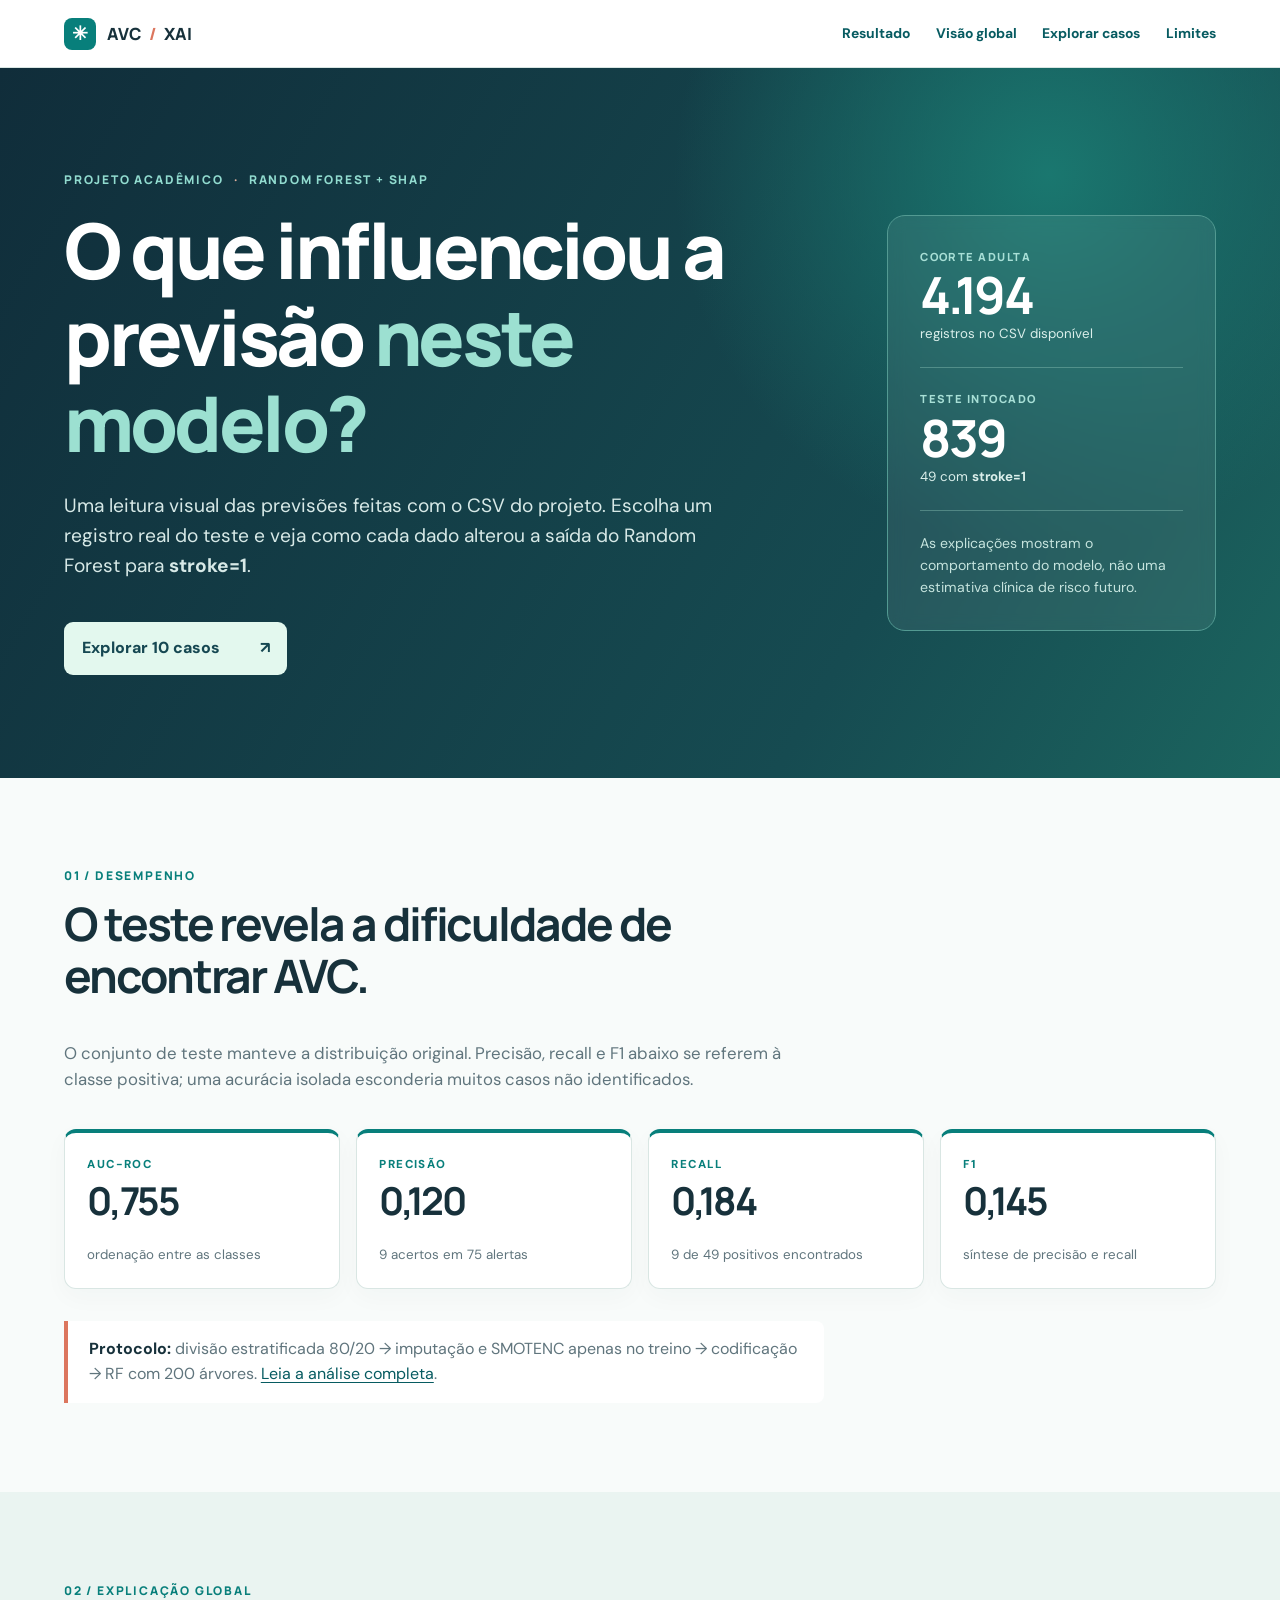
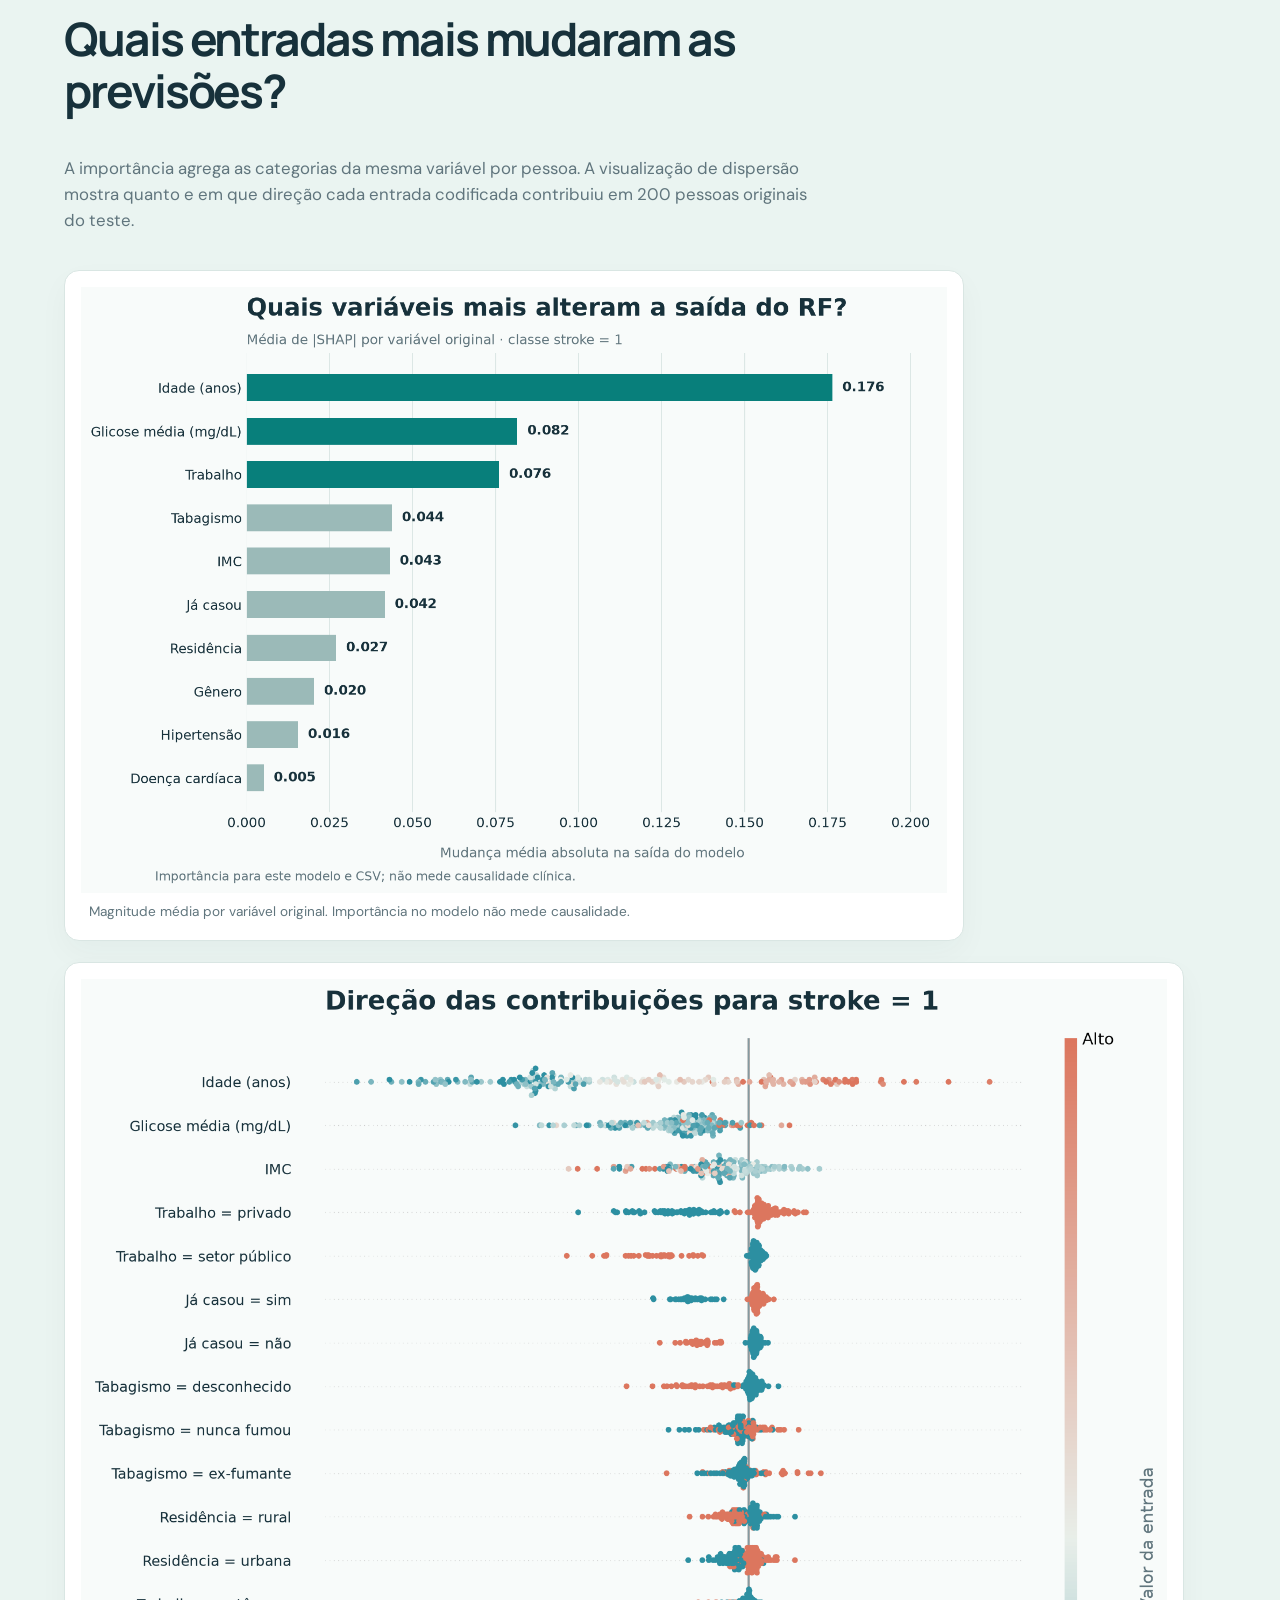
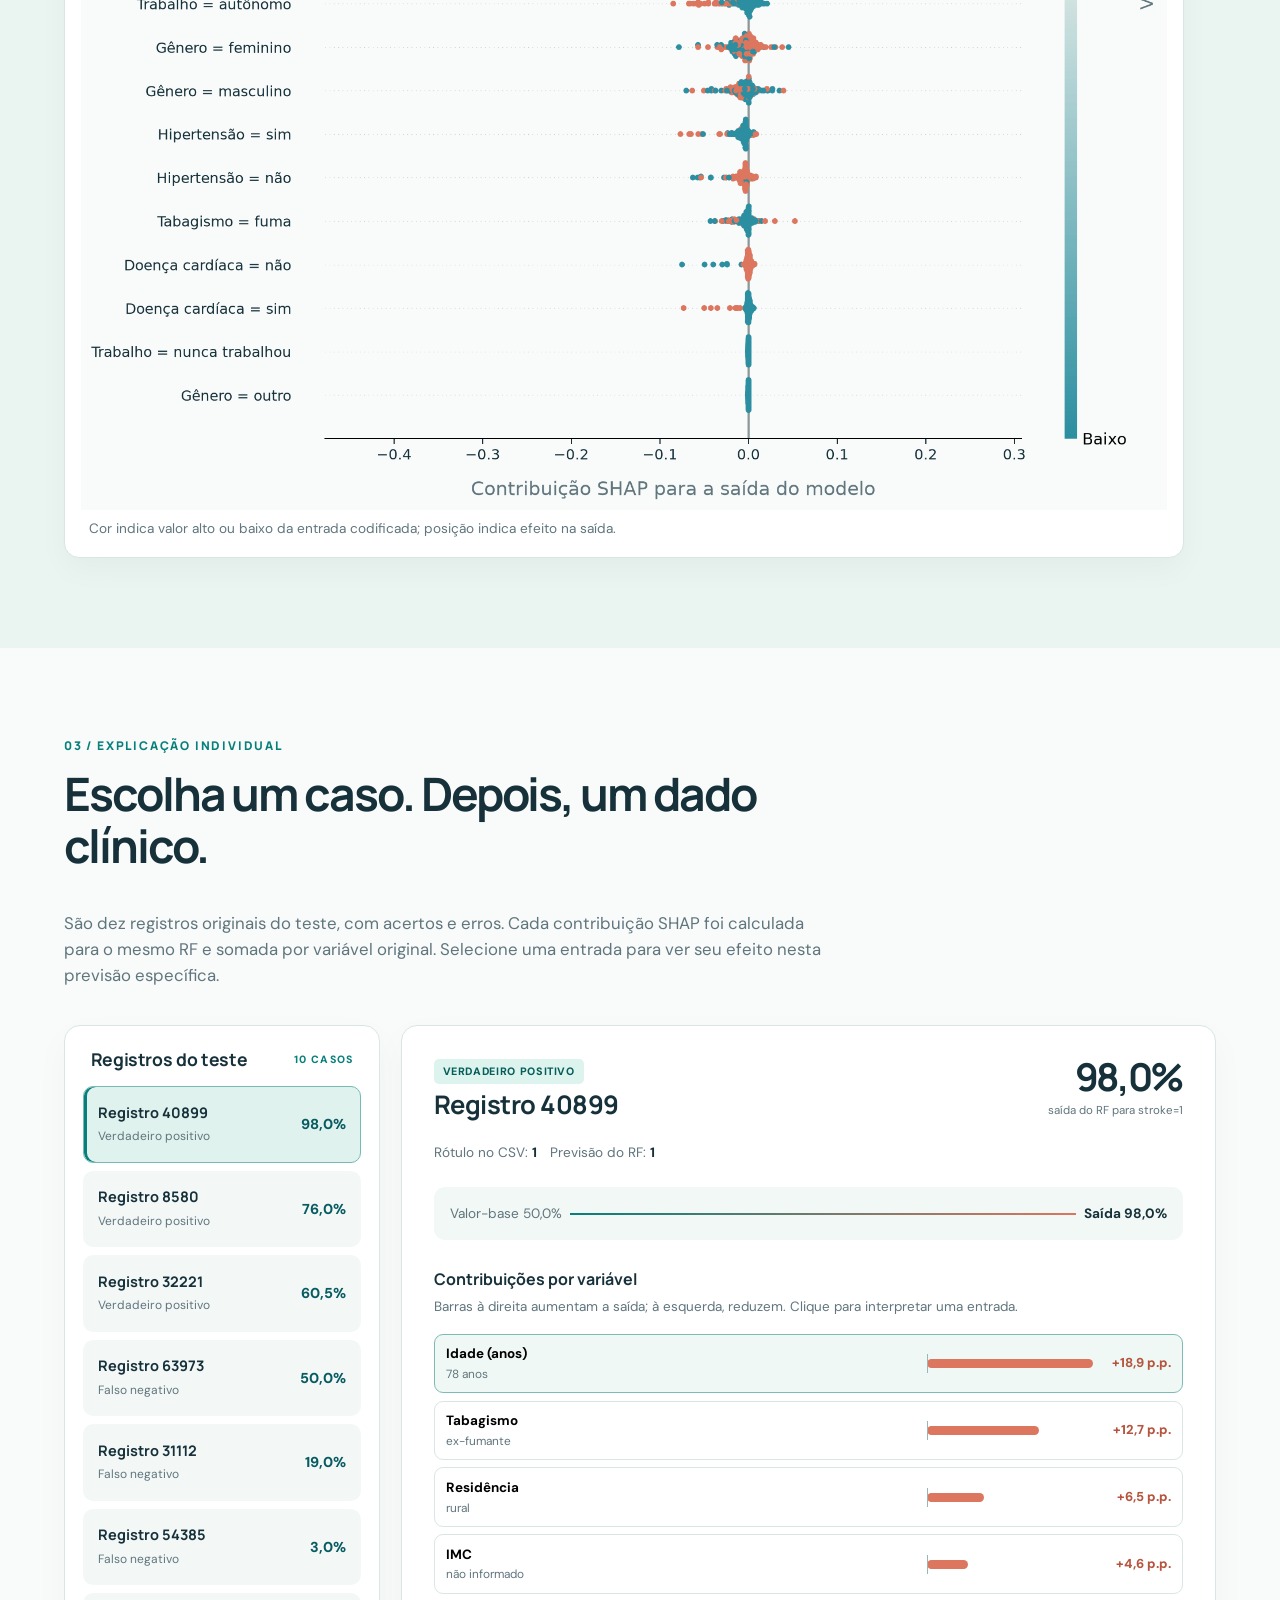
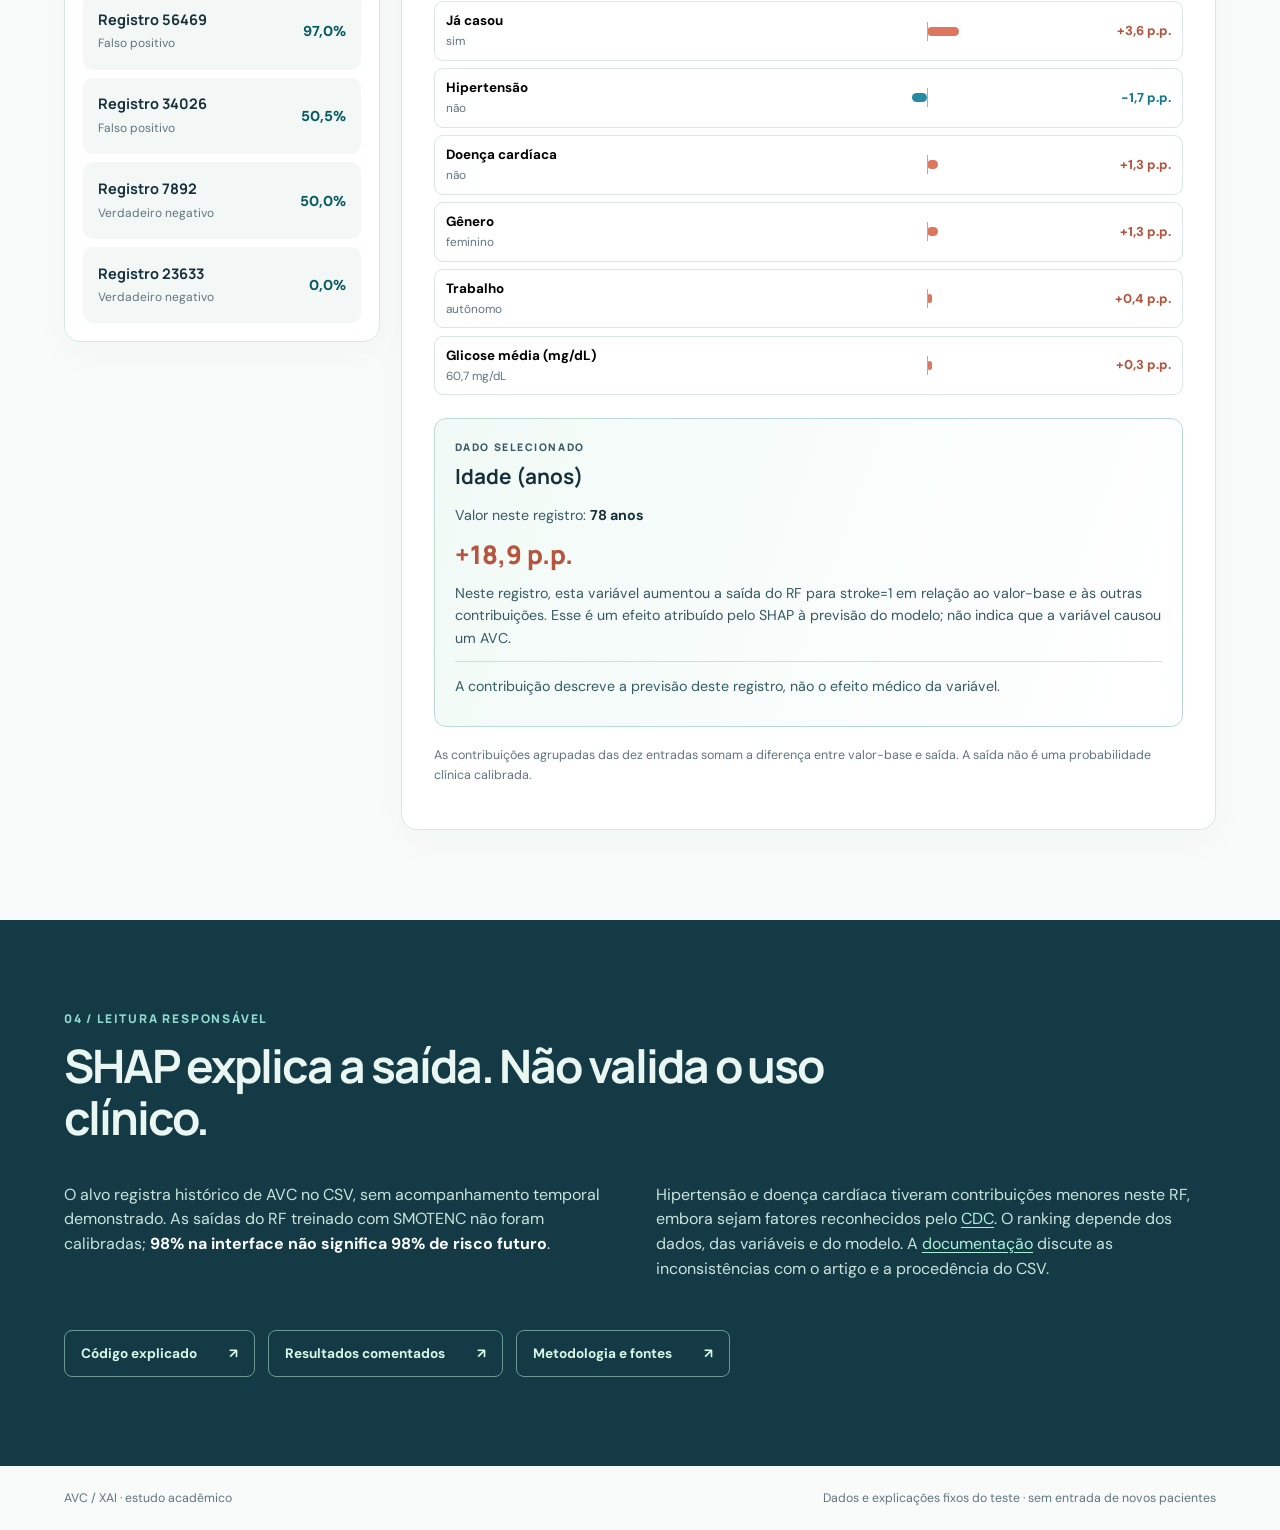
<file: projeto-python/site/index.html>
<!doctype html>
<html lang="pt-BR">
<head>
  <meta charset="utf-8">
  <meta name="viewport" content="width=device-width, initial-scale=1">
  <meta name="description" content="Painel acadêmico interativo de Random Forest e explicações SHAP para AVC.">
  <title>AVC / XAI — Entenda as previsões</title>
  <link rel="stylesheet" href="style.css">
  <script src="data.js" defer></script>
  <script src="app.js" defer></script>
</head>
<body>
  <header class="topbar">
    <a class="brand" href="#inicio" aria-label="AVC XAI — início"><span class="brand-mark">✳</span> AVC <span class="brand-divider">/</span> XAI</a>
    <nav aria-label="Navegação principal">
      <a href="#resultado">Resultado</a>
      <a href="#global">Visão global</a>
      <a href="#explorar">Explorar casos</a>
      <a href="#limites">Limites</a>
    </nav>
  </header>

  <main id="inicio">
    <section class="hero">
      <div class="hero-content">
        <p class="eyebrow light">PROJETO ACADÊMICO <span>·</span> RANDOM FOREST + SHAP</p>
        <h1>O que influenciou a previsão <em>neste modelo?</em></h1>
        <p class="hero-lead">Uma leitura visual das previsões feitas com o CSV do projeto. Escolha um registro real do teste e veja como cada dado alterou a saída do Random Forest para <code>stroke=1</code>.</p>
        <a class="hero-cta" href="#explorar">Explorar 10 casos <span aria-hidden="true">↗</span></a>
      </div>
      <div class="hero-side" aria-label="Resumo da amostra">
        <div class="hero-stat"><span>COORTE ADULTA</span><strong>4.194</strong><small>registros no CSV disponível</small></div>
        <div class="hero-rule"></div>
        <div class="hero-stat"><span>TESTE INTOCADO</span><strong>839</strong><small>49 com <code>stroke=1</code></small></div>
        <div class="hero-rule"></div>
        <p>As explicações mostram o comportamento do modelo, não uma estimativa clínica de risco futuro.</p>
      </div>
    </section>

    <section class="section results" id="resultado">
      <div class="section-intro">
        <p class="eyebrow">01 / DESEMPENHO</p>
        <h2>O teste revela a dificuldade de encontrar AVC.</h2>
        <p>O conjunto de teste manteve a distribuição original. Precisão, recall e F1 abaixo se referem à classe positiva; uma acurácia isolada esconderia muitos casos não identificados.</p>
      </div>
      <div class="metric-grid">
        <article class="metric-card"><span>AUC-ROC</span><strong>0,755</strong><small>ordenação entre as classes</small></article>
        <article class="metric-card"><span>PRECISÃO</span><strong>0,120</strong><small>9 acertos em 75 alertas</small></article>
        <article class="metric-card"><span>RECALL</span><strong>0,184</strong><small>9 de 49 positivos encontrados</small></article>
        <article class="metric-card"><span>F1</span><strong>0,145</strong><small>síntese de precisão e recall</small></article>
      </div>
      <p class="method-note"><strong>Protocolo:</strong> divisão estratificada 80/20 → imputação e SMOTENC apenas no treino → codificação → RF com 200 árvores. <a href="metodologia.html">Leia a análise completa</a>.</p>
    </section>

    <section class="section global" id="global">
      <div class="section-intro">
        <p class="eyebrow">02 / EXPLICAÇÃO GLOBAL</p>
        <h2>Quais entradas mais mudaram as previsões?</h2>
        <p>A importância agrega as categorias da mesma variável por pessoa. A visualização de dispersão mostra quanto e em que direção cada entrada codificada contribuiu em 200 pessoas originais do teste.</p>
      </div>
      <div class="chart-grid">
        <figure class="chart-card">
          <img src="../figures/shap_importancia_agrupada.png" alt="Gráfico de importância SHAP por variável: idade, glicose média e tipo de trabalho estão nas primeiras posições." loading="lazy">
          <figcaption>Magnitude média por variável original. Importância no modelo não mede causalidade.</figcaption>
        </figure>
        <figure class="chart-card">
          <img src="../figures/shap_summary_stroke1.png" alt="Dispersão das contribuições SHAP; pontos à direita aumentam a saída para AVC e à esquerda reduzem." loading="lazy">
          <figcaption>Cor indica valor alto ou baixo da entrada codificada; posição indica efeito na saída.</figcaption>
        </figure>
      </div>
    </section>

    <section class="section explorer" id="explorar">
      <div class="section-intro">
        <p class="eyebrow">03 / EXPLICAÇÃO INDIVIDUAL</p>
        <h2>Escolha um caso. Depois, um dado clínico.</h2>
        <p>São dez registros originais do teste, com acertos e erros. Cada contribuição SHAP foi calculada para o mesmo RF e somada por variável original. Selecione uma entrada para ver seu efeito nesta previsão específica.</p>
      </div>
      <div class="explorer-layout">
        <aside class="case-panel" aria-labelledby="case-list-title">
          <div class="panel-top"><h3 id="case-list-title">Registros do teste</h3><span>10 CASOS</span></div>
          <div id="case-list" class="case-list" role="group" aria-label="Selecione um registro"></div>
        </aside>
        <div class="detail-panel" id="case-detail" aria-live="polite">
          <p>Carregando explicações...</p>
        </div>
      </div>
    </section>

    <section class="section limits" id="limites">
      <div class="section-intro">
        <p class="eyebrow light">04 / LEITURA RESPONSÁVEL</p>
        <h2>SHAP explica a saída. Não valida o uso clínico.</h2>
      </div>
      <div class="limits-grid">
        <p>O alvo registra histórico de AVC no CSV, sem acompanhamento temporal demonstrado. As saídas do RF treinado com SMOTENC não foram calibradas; <strong>98% na interface não significa 98% de risco futuro</strong>.</p>
        <p>Hipertensão e doença cardíaca tiveram contribuições menores neste RF, embora sejam fatores reconhecidos pelo <a href="https://www.cdc.gov/stroke/risk-factors/">CDC</a>. O ranking depende dos dados, das variáveis e do modelo. A <a href="metodologia.html#limites">documentação</a> discute as inconsistências com o artigo e a procedência do CSV.</p>
      </div>
      <div class="resource-links"><a href="codigo.html">Código explicado <span aria-hidden="true">↗</span></a><a href="metodologia.html#resultados">Resultados comentados <span aria-hidden="true">↗</span></a><a href="metodologia.html">Metodologia e fontes <span aria-hidden="true">↗</span></a></div>
    </section>
  </main>
  <footer><span>AVC / XAI · estudo acadêmico</span><span>Dados e explicações fixos do teste · sem entrada de novos pacientes</span></footer>
</body>
</html>
</file>
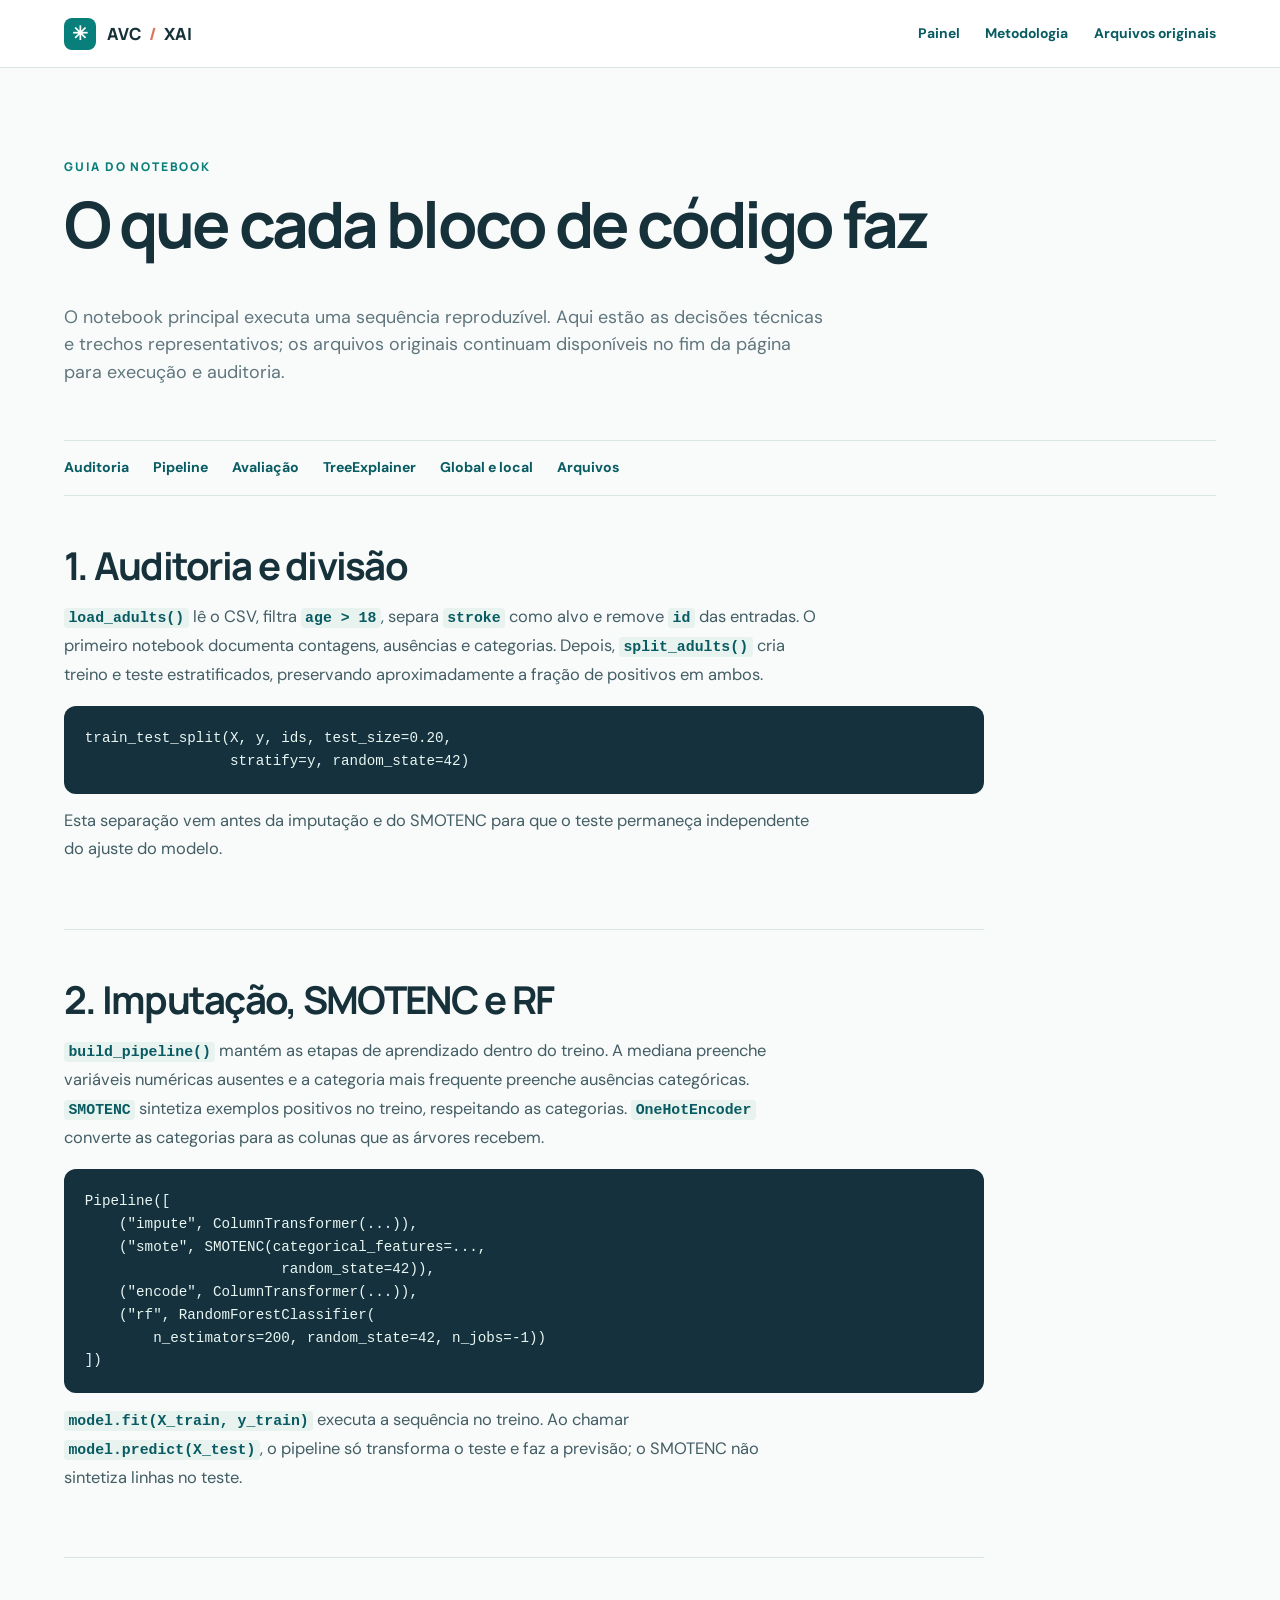
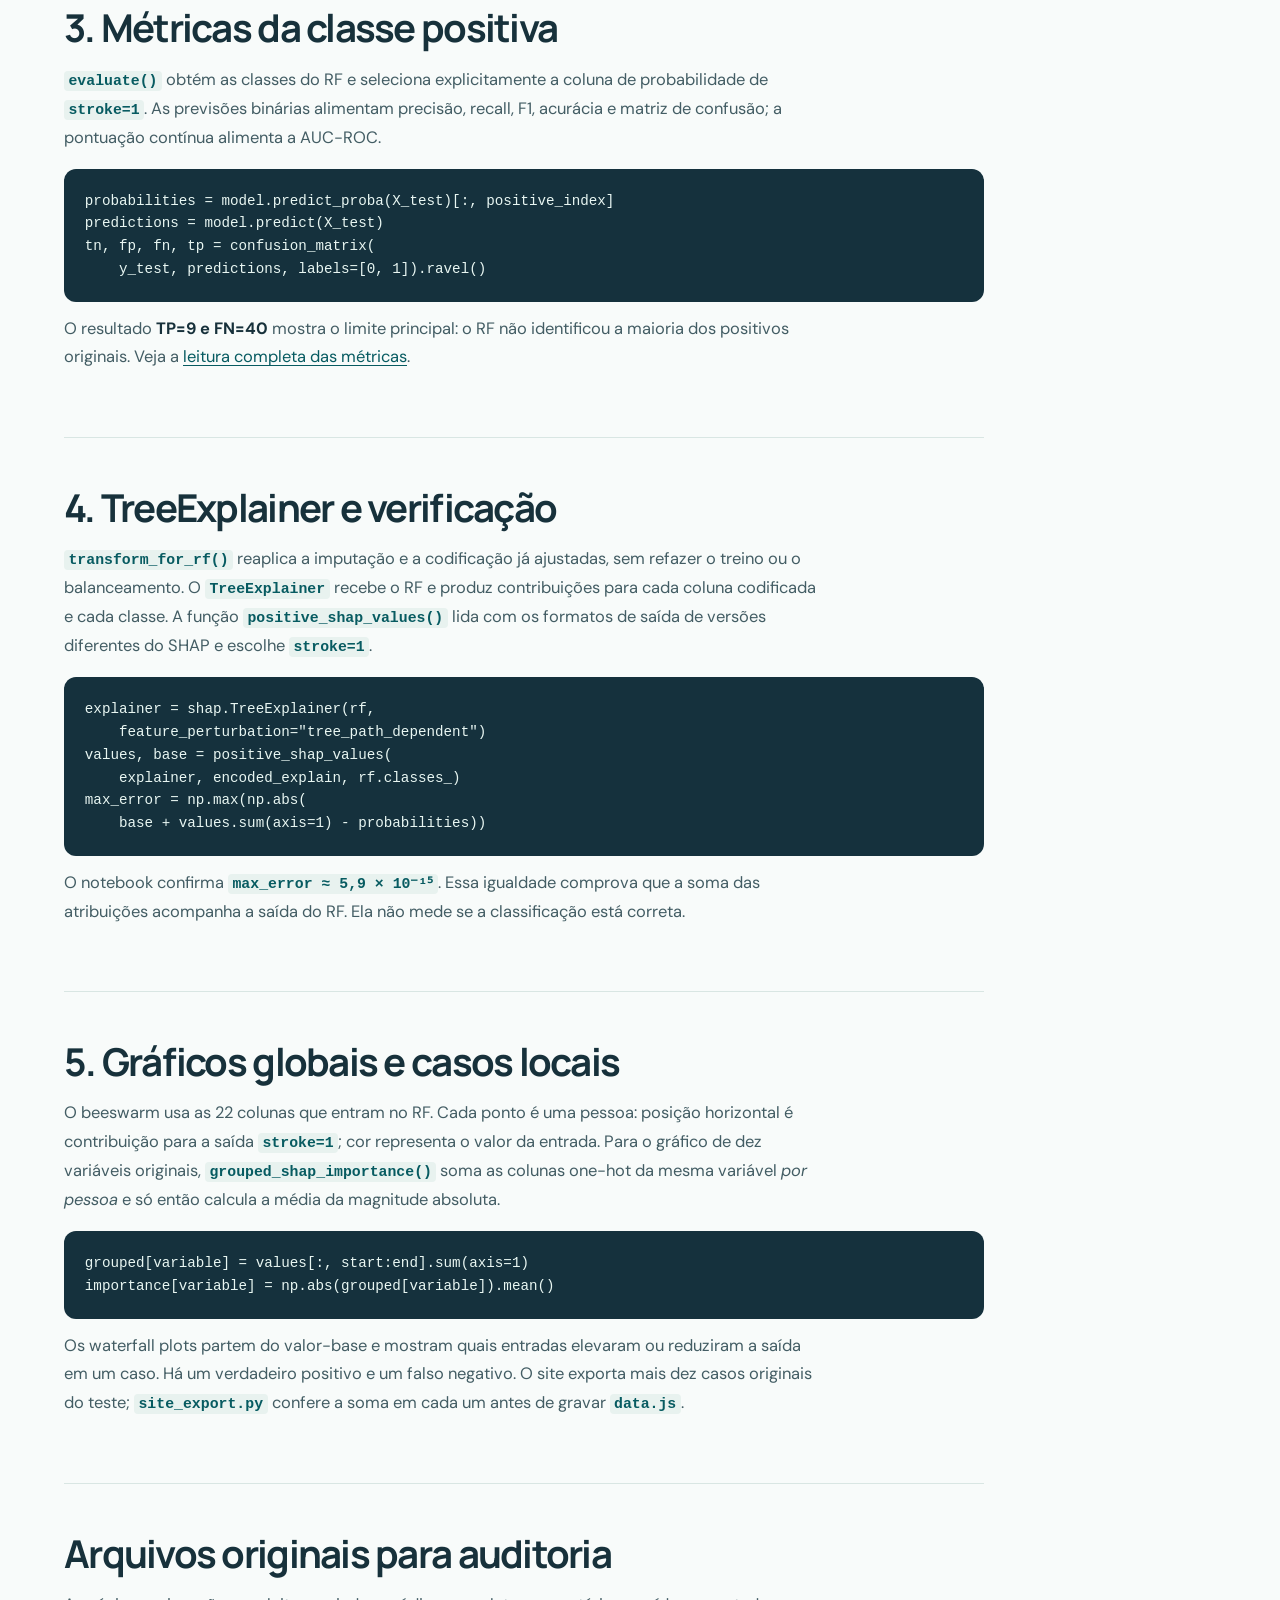
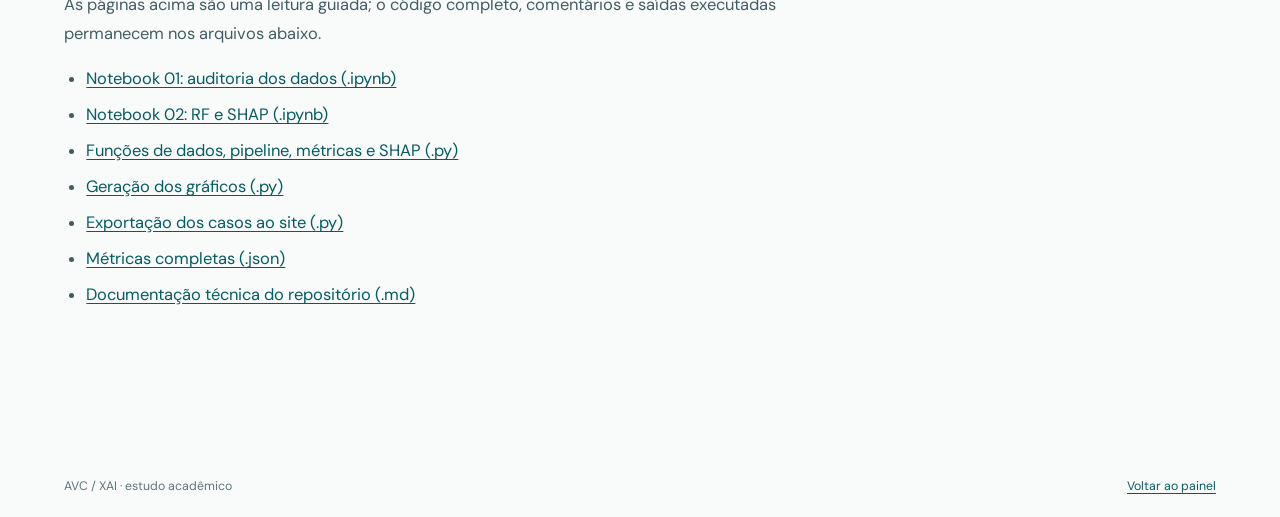
<file: projeto-python/site/codigo.html>
<!doctype html>
<html lang="pt-BR">
<head><meta charset="utf-8"><meta name="viewport" content="width=device-width, initial-scale=1"><meta name="description" content="Guia legível do notebook e dos módulos do projeto AVC XAI."><title>Código explicado · AVC / XAI</title><link rel="stylesheet" href="style.css"></head>
<body><header class="topbar"><a class="brand" href="index.html"><span class="brand-mark">✳</span> AVC <span class="brand-divider">/</span> XAI</a><nav aria-label="Navegação"><a href="index.html">Painel</a><a href="metodologia.html">Metodologia</a><a href="#arquivos">Arquivos originais</a></nav></header>
<main class="docs"><div class="docs-hero"><p class="eyebrow">GUIA DO NOTEBOOK</p><h1>O que cada bloco de código faz</h1><p>O notebook principal executa uma sequência reproduzível. Aqui estão as decisões técnicas e trechos representativos; os arquivos originais continuam disponíveis no fim da página para execução e auditoria.</p></div>
<nav class="docs-toc" aria-label="Nesta página"><a href="#auditoria">Auditoria</a><a href="#pipeline">Pipeline</a><a href="#avaliacao">Avaliação</a><a href="#explicacao">TreeExplainer</a><a href="#global">Global e local</a><a href="#arquivos">Arquivos</a></nav>
<article class="docs-body">
<section id="auditoria"><h2>1. Auditoria e divisão</h2><p><code>load_adults()</code> lê o CSV, filtra <code>age &gt; 18</code>, separa <code>stroke</code> como alvo e remove <code>id</code> das entradas. O primeiro notebook documenta contagens, ausências e categorias. Depois, <code>split_adults()</code> cria treino e teste estratificados, preservando aproximadamente a fração de positivos em ambos.</p><pre><code>train_test_split(X, y, ids, test_size=0.20,
                 stratify=y, random_state=42)</code></pre><p>Esta separação vem antes da imputação e do SMOTENC para que o teste permaneça independente do ajuste do modelo.</p></section>
<section id="pipeline"><h2>2. Imputação, SMOTENC e RF</h2><p><code>build_pipeline()</code> mantém as etapas de aprendizado dentro do treino. A mediana preenche variáveis numéricas ausentes e a categoria mais frequente preenche ausências categóricas. <code>SMOTENC</code> sintetiza exemplos positivos no treino, respeitando as categorias. <code>OneHotEncoder</code> converte as categorias para as colunas que as árvores recebem.</p><pre><code>Pipeline([
    ("impute", ColumnTransformer(...)),
    ("smote", SMOTENC(categorical_features=...,
                       random_state=42)),
    ("encode", ColumnTransformer(...)),
    ("rf", RandomForestClassifier(
        n_estimators=200, random_state=42, n_jobs=-1))
])</code></pre><p><code>model.fit(X_train, y_train)</code> executa a sequência no treino. Ao chamar <code>model.predict(X_test)</code>, o pipeline só transforma o teste e faz a previsão; o SMOTENC não sintetiza linhas no teste.</p></section>
<section id="avaliacao"><h2>3. Métricas da classe positiva</h2><p><code>evaluate()</code> obtém as classes do RF e seleciona explicitamente a coluna de probabilidade de <code>stroke=1</code>. As previsões binárias alimentam precisão, recall, F1, acurácia e matriz de confusão; a pontuação contínua alimenta a AUC-ROC.</p><pre><code>probabilities = model.predict_proba(X_test)[:, positive_index]
predictions = model.predict(X_test)
tn, fp, fn, tp = confusion_matrix(
    y_test, predictions, labels=[0, 1]).ravel()</code></pre><p>O resultado <strong>TP=9 e FN=40</strong> mostra o limite principal: o RF não identificou a maioria dos positivos originais. Veja a <a href="metodologia.html#resultados">leitura completa das métricas</a>.</p></section>
<section id="explicacao"><h2>4. TreeExplainer e verificação</h2><p><code>transform_for_rf()</code> reaplica a imputação e a codificação já ajustadas, sem refazer o treino ou o balanceamento. O <code>TreeExplainer</code> recebe o RF e produz contribuições para cada coluna codificada e cada classe. A função <code>positive_shap_values()</code> lida com os formatos de saída de versões diferentes do SHAP e escolhe <code>stroke=1</code>.</p><pre><code>explainer = shap.TreeExplainer(rf,
    feature_perturbation="tree_path_dependent")
values, base = positive_shap_values(
    explainer, encoded_explain, rf.classes_)
max_error = np.max(np.abs(
    base + values.sum(axis=1) - probabilities))</code></pre><p>O notebook confirma <code>max_error ≈ 5,9 × 10⁻¹⁵</code>. Essa igualdade comprova que a soma das atribuições acompanha a saída do RF. Ela não mede se a classificação está correta.</p></section>
<section id="global"><h2>5. Gráficos globais e casos locais</h2><p>O beeswarm usa as 22 colunas que entram no RF. Cada ponto é uma pessoa: posição horizontal é contribuição para a saída <code>stroke=1</code>; cor representa o valor da entrada. Para o gráfico de dez variáveis originais, <code>grouped_shap_importance()</code> soma as colunas one-hot da mesma variável <em>por pessoa</em> e só então calcula a média da magnitude absoluta.</p><pre><code>grouped[variable] = values[:, start:end].sum(axis=1)
importance[variable] = np.abs(grouped[variable]).mean()</code></pre><p>Os waterfall plots partem do valor-base e mostram quais entradas elevaram ou reduziram a saída em um caso. Há um verdadeiro positivo e um falso negativo. O site exporta mais dez casos originais do teste; <code>site_export.py</code> confere a soma em cada um antes de gravar <code>data.js</code>.</p></section>
<section id="arquivos"><h2>Arquivos originais para auditoria</h2><p>As páginas acima são uma leitura guiada; o código completo, comentários e saídas executadas permanecem nos arquivos abaixo.</p><ul class="docs-links"><li><a href="../notebooks/01_auditoria_dados.ipynb" download>Notebook 01: auditoria dos dados (.ipynb)</a></li><li><a href="../notebooks/02_modelo_e_shap.ipynb" download>Notebook 02: RF e SHAP (.ipynb)</a></li><li><a href="../stroke_xai.py">Funções de dados, pipeline, métricas e SHAP (.py)</a></li><li><a href="../visualizacoes.py">Geração dos gráficos (.py)</a></li><li><a href="../site_export.py">Exportação dos casos ao site (.py)</a></li><li><a href="../results/metrics.json">Métricas completas (.json)</a></li><li><a href="../README.md">Documentação técnica do repositório (.md)</a></li></ul></section>
</article></main><footer><span>AVC / XAI · estudo acadêmico</span><a href="index.html">Voltar ao painel</a></footer></body></html>
</file>
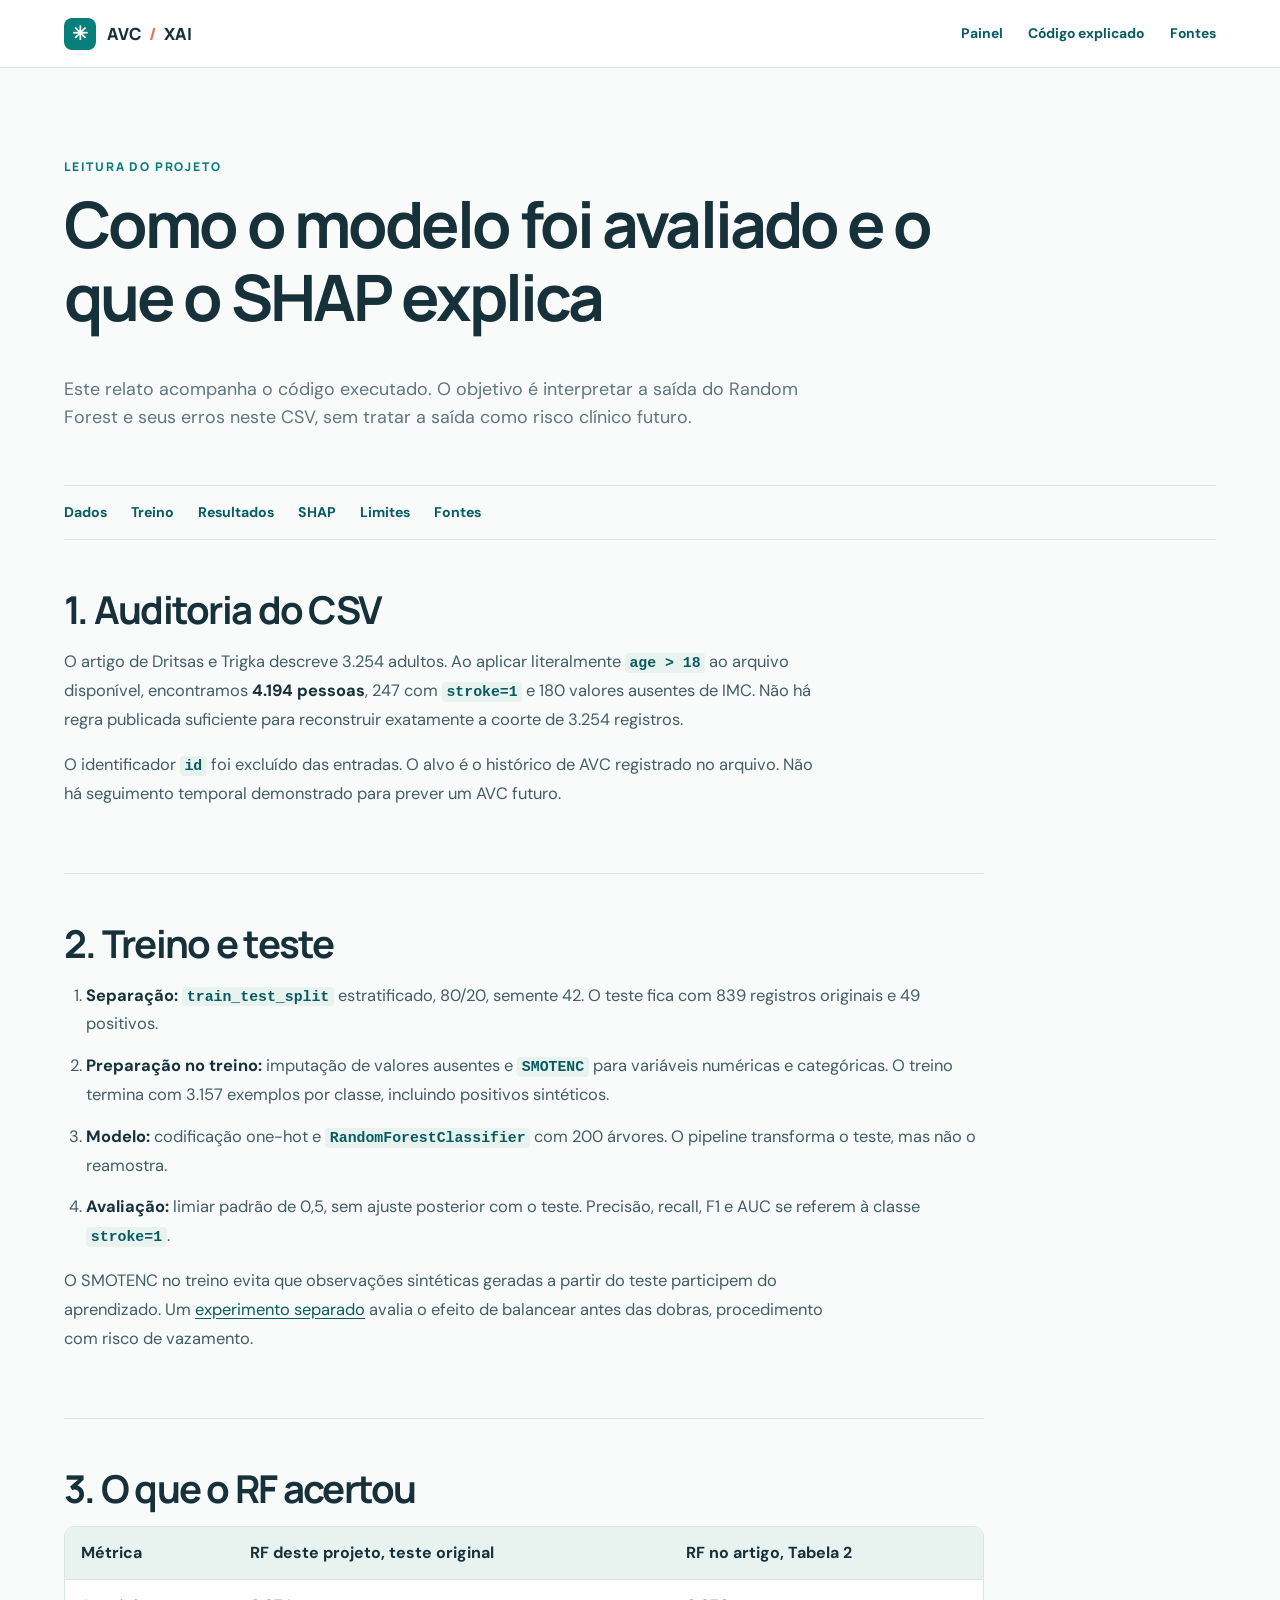
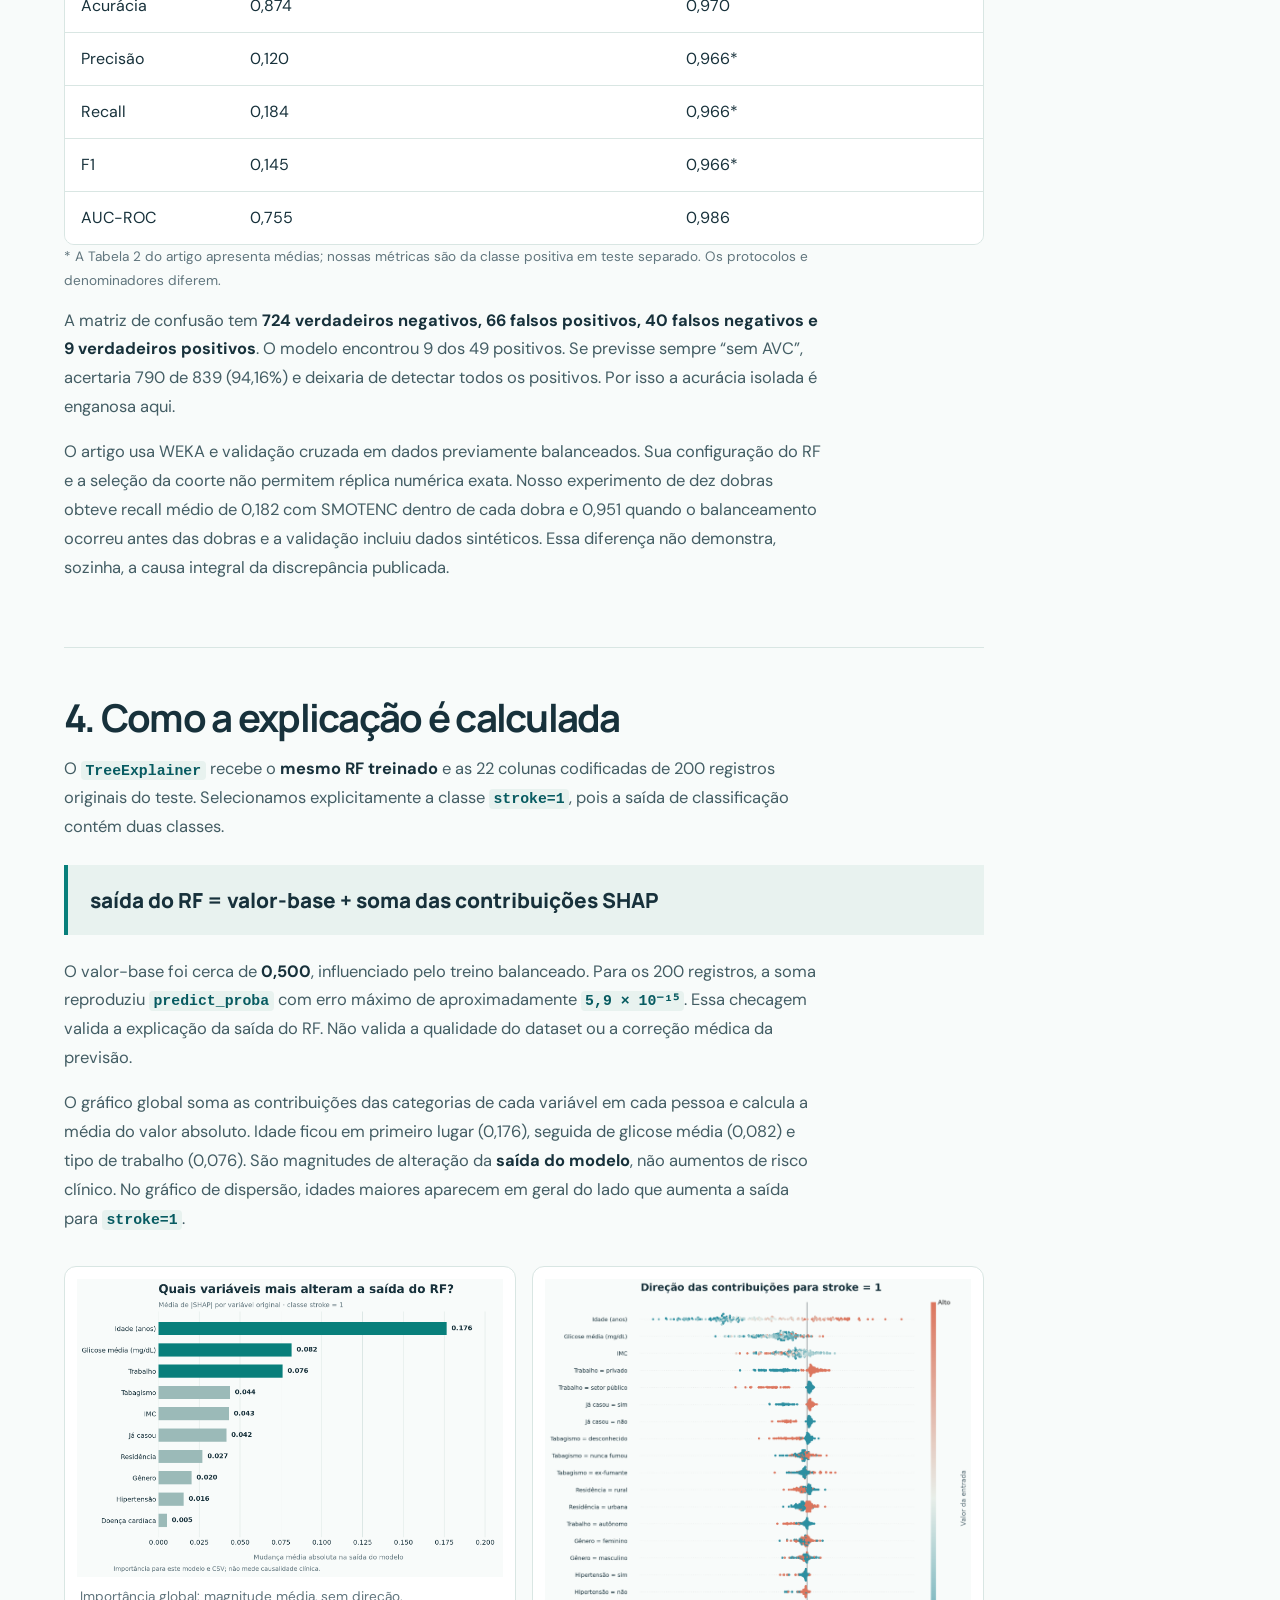
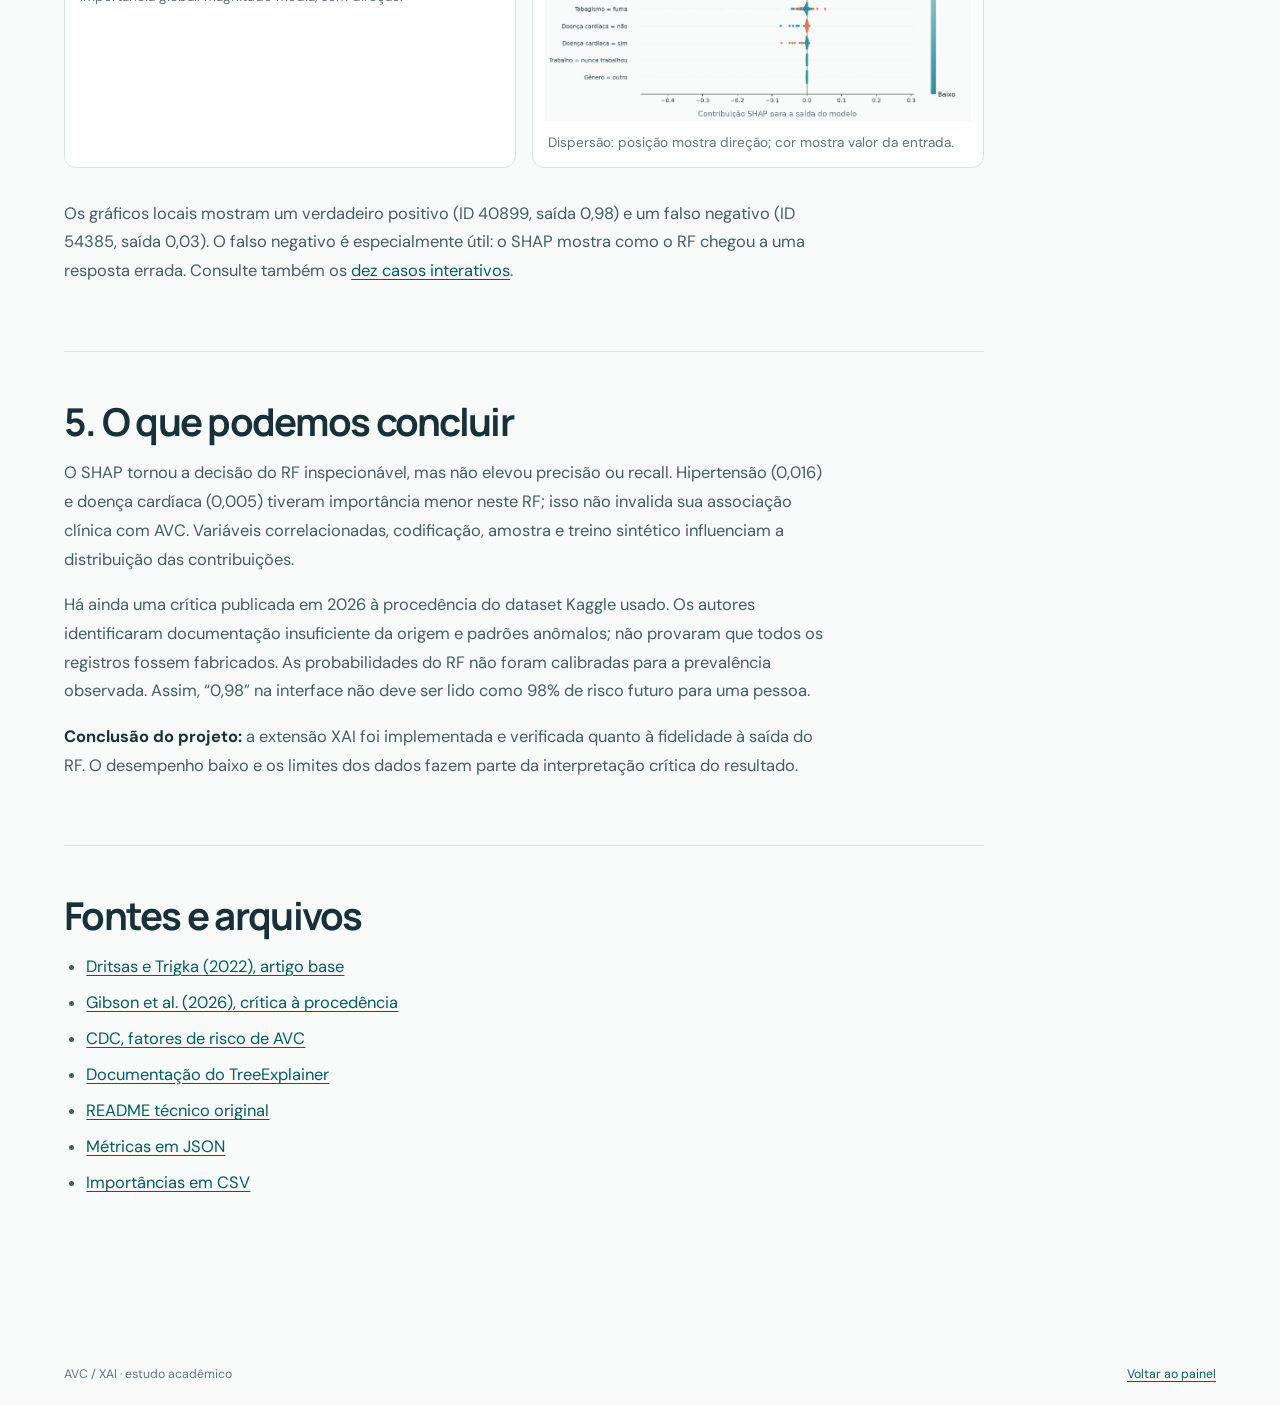
<file: projeto-python/site/metodologia.html>
<!doctype html>
<html lang="pt-BR">
<head>
  <meta charset="utf-8"><meta name="viewport" content="width=device-width, initial-scale=1">
  <meta name="description" content="Metodologia, resultados e limites do projeto Random Forest com SHAP para AVC.">
  <title>Metodologia e resultados · AVC / XAI</title><link rel="stylesheet" href="style.css">
</head>
<body>
  <header class="topbar"><a class="brand" href="index.html"><span class="brand-mark">✳</span> AVC <span class="brand-divider">/</span> XAI</a><nav aria-label="Navegação"><a href="index.html">Painel</a><a href="codigo.html">Código explicado</a><a href="#fontes">Fontes</a></nav></header>
  <main class="docs">
    <div class="docs-hero"><p class="eyebrow">LEITURA DO PROJETO</p><h1>Como o modelo foi avaliado e o que o SHAP explica</h1><p>Este relato acompanha o código executado. O objetivo é interpretar a saída do Random Forest e seus erros neste CSV, sem tratar a saída como risco clínico futuro.</p></div>
    <nav class="docs-toc" aria-label="Nesta página"><a href="#dados">Dados</a><a href="#treino">Treino</a><a href="#resultados">Resultados</a><a href="#shap">SHAP</a><a href="#limites">Limites</a><a href="#fontes">Fontes</a></nav>
    <article class="docs-body">
      <section id="dados"><h2>1. Auditoria do CSV</h2><p>O artigo de Dritsas e Trigka descreve 3.254 adultos. Ao aplicar literalmente <code>age &gt; 18</code> ao arquivo disponível, encontramos <strong>4.194 pessoas</strong>, 247 com <code>stroke=1</code> e 180 valores ausentes de IMC. Não há regra publicada suficiente para reconstruir exatamente a coorte de 3.254 registros.</p><p>O identificador <code>id</code> foi excluído das entradas. O alvo é o histórico de AVC registrado no arquivo. Não há seguimento temporal demonstrado para prever um AVC futuro.</p></section>
      <section id="treino"><h2>2. Treino e teste</h2><ol class="docs-steps"><li><strong>Separação:</strong> <code>train_test_split</code> estratificado, 80/20, semente 42. O teste fica com 839 registros originais e 49 positivos.</li><li><strong>Preparação no treino:</strong> imputação de valores ausentes e <code>SMOTENC</code> para variáveis numéricas e categóricas. O treino termina com 3.157 exemplos por classe, incluindo positivos sintéticos.</li><li><strong>Modelo:</strong> codificação one-hot e <code>RandomForestClassifier</code> com 200 árvores. O pipeline transforma o teste, mas não o reamostra.</li><li><strong>Avaliação:</strong> limiar padrão de 0,5, sem ajuste posterior com o teste. Precisão, recall, F1 e AUC se referem à classe <code>stroke=1</code>.</li></ol><p>O SMOTENC no treino evita que observações sintéticas geradas a partir do teste participem do aprendizado. Um <a href="../experiments/compare_cv_protocols.py">experimento separado</a> avalia o efeito de balancear antes das dobras, procedimento com risco de vazamento.</p></section>
      <section id="resultados"><h2>3. O que o RF acertou</h2><div class="docs-table-wrap"><table><thead><tr><th>Métrica</th><th>RF deste projeto, teste original</th><th>RF no artigo, Tabela 2</th></tr></thead><tbody><tr><td>Acurácia</td><td>0,874</td><td>0,970</td></tr><tr><td>Precisão</td><td>0,120</td><td>0,966*</td></tr><tr><td>Recall</td><td>0,184</td><td>0,966*</td></tr><tr><td>F1</td><td>0,145</td><td>0,966*</td></tr><tr><td>AUC-ROC</td><td>0,755</td><td>0,986</td></tr></tbody></table></div><p class="docs-caption">* A Tabela 2 do artigo apresenta médias; nossas métricas são da classe positiva em teste separado. Os protocolos e denominadores diferem.</p><p>A matriz de confusão tem <strong>724 verdadeiros negativos, 66 falsos positivos, 40 falsos negativos e 9 verdadeiros positivos</strong>. O modelo encontrou 9 dos 49 positivos. Se previsse sempre “sem AVC”, acertaria 790 de 839 (94,16%) e deixaria de detectar todos os positivos. Por isso a acurácia isolada é enganosa aqui.</p><p>O artigo usa WEKA e validação cruzada em dados previamente balanceados. Sua configuração do RF e a seleção da coorte não permitem réplica numérica exata. Nosso experimento de dez dobras obteve recall médio de 0,182 com SMOTENC dentro de cada dobra e 0,951 quando o balanceamento ocorreu antes das dobras e a validação incluiu dados sintéticos. Essa diferença não demonstra, sozinha, a causa integral da discrepância publicada.</p></section>
      <section id="shap"><h2>4. Como a explicação é calculada</h2><p>O <code>TreeExplainer</code> recebe o <strong>mesmo RF treinado</strong> e as 22 colunas codificadas de 200 registros originais do teste. Selecionamos explicitamente a classe <code>stroke=1</code>, pois a saída de classificação contém duas classes.</p><div class="docs-equation">saída do RF = valor-base + soma das contribuições SHAP</div><p>O valor-base foi cerca de <strong>0,500</strong>, influenciado pelo treino balanceado. Para os 200 registros, a soma reproduziu <code>predict_proba</code> com erro máximo de aproximadamente <code>5,9 × 10⁻¹⁵</code>. Essa checagem valida a explicação da saída do RF. Não valida a qualidade do dataset ou a correção médica da previsão.</p><p>O gráfico global soma as contribuições das categorias de cada variável em cada pessoa e calcula a média do valor absoluto. Idade ficou em primeiro lugar (0,176), seguida de glicose média (0,082) e tipo de trabalho (0,076). São magnitudes de alteração da <strong>saída do modelo</strong>, não aumentos de risco clínico. No gráfico de dispersão, idades maiores aparecem em geral do lado que aumenta a saída para <code>stroke=1</code>.</p><div class="docs-figures"><figure><img src="../figures/shap_importancia_agrupada.png" alt="Importância média absoluta SHAP por variável original."><figcaption>Importância global: magnitude média, sem direção.</figcaption></figure><figure><img src="../figures/shap_summary_stroke1.png" alt="Contribuições SHAP individuais das entradas codificadas."><figcaption>Dispersão: posição mostra direção; cor mostra valor da entrada.</figcaption></figure></div><p>Os gráficos locais mostram um verdadeiro positivo (ID 40899, saída 0,98) e um falso negativo (ID 54385, saída 0,03). O falso negativo é especialmente útil: o SHAP mostra como o RF chegou a uma resposta errada. Consulte também os <a href="index.html#explorar">dez casos interativos</a>.</p></section>
      <section id="limites"><h2>5. O que podemos concluir</h2><p>O SHAP tornou a decisão do RF inspecionável, mas não elevou precisão ou recall. Hipertensão (0,016) e doença cardíaca (0,005) tiveram importância menor neste RF; isso não invalida sua associação clínica com AVC. Variáveis correlacionadas, codificação, amostra e treino sintético influenciam a distribuição das contribuições.</p><p>Há ainda uma crítica publicada em 2026 à procedência do dataset Kaggle usado. Os autores identificaram documentação insuficiente da origem e padrões anômalos; não provaram que todos os registros fossem fabricados. As probabilidades do RF não foram calibradas para a prevalência observada. Assim, “0,98” na interface não deve ser lido como 98% de risco futuro para uma pessoa.</p><p><strong>Conclusão do projeto:</strong> a extensão XAI foi implementada e verificada quanto à fidelidade à saída do RF. O desempenho baixo e os limites dos dados fazem parte da interpretação crítica do resultado.</p></section>
      <section id="fontes"><h2>Fontes e arquivos</h2><ul class="docs-links"><li><a href="https://doi.org/10.3390/s22134670">Dritsas e Trigka (2022), artigo base</a></li><li><a href="https://doi.org/10.1186/s12916-026-04981-y">Gibson et al. (2026), crítica à procedência</a></li><li><a href="https://www.cdc.gov/stroke/risk-factors/">CDC, fatores de risco de AVC</a></li><li><a href="https://shap.readthedocs.io/en/latest/generated/shap.TreeExplainer.html">Documentação do TreeExplainer</a></li><li><a href="../README.md">README técnico original</a></li><li><a href="../results/metrics.json">Métricas em JSON</a></li><li><a href="../results/importancia_shap.csv">Importâncias em CSV</a></li></ul></section>
    </article>
  </main><footer><span>AVC / XAI · estudo acadêmico</span><a href="index.html">Voltar ao painel</a></footer>
</body></html>
</file>
<file: projeto-python/site/style.css>
@import url('https://fonts.googleapis.com/css2?family=DM+Sans:wght@400;500;600;700&family=Manrope:wght@400;500;600;700;800&display=swap');

:root{color-scheme:light;--ink:#17313b;--muted:#60757d;--teal:#087f7b;--teal-dark:#075b61;--coral:#dc765e;--paper:#f8fbfa;--mist:#eaf4f1;--line:#d9e6e3;--white:#fff;--rose:#fff0e8}
*{box-sizing:border-box}html{scroll-behavior:smooth}body{margin:0;color:var(--ink);background:var(--paper);font-family:"DM Sans","Segoe UI",sans-serif;line-height:1.55}button{font:inherit}a{color:var(--teal-dark);text-underline-offset:3px}img{max-width:100%;display:block}code{font-family:inherit;font-weight:700}h1,h2,h3,p,figure{margin-top:0}h1,h2,h3{font-family:Manrope,"Segoe UI",sans-serif;line-height:1.13;letter-spacing:-.045em}h2{font-size:clamp(2rem,3.6vw,3.35rem);max-width:780px}h3{font-size:1.1rem;letter-spacing:-.02em}p{max-width:760px}
.topbar{display:flex;justify-content:space-between;align-items:center;gap:2rem;padding:1.1rem clamp(1.2rem,5vw,5rem);background:var(--white);border-bottom:1px solid var(--line);position:relative;z-index:10}.brand{display:flex;align-items:center;gap:.38rem;color:var(--ink);font-family:Manrope,sans-serif;font-size:1.05rem;font-weight:800;letter-spacing:.04em;text-decoration:none;white-space:nowrap}.brand-mark{display:inline-grid;place-items:center;width:2rem;height:2rem;margin-right:.3rem;border-radius:8px;background:var(--teal);color:#fff;font-size:1.2rem}.brand-divider{color:var(--coral)}nav{display:flex;flex-wrap:wrap;gap:clamp(.8rem,2vw,2rem)}nav a{font-weight:700;font-size:.87rem;text-decoration:none}nav a:hover,nav a:focus-visible{text-decoration:underline}
.eyebrow{font-family:Manrope,sans-serif;color:var(--teal);font-size:.75rem;font-weight:800;letter-spacing:.15em;text-transform:uppercase}.eyebrow.light{color:#91dbcf}.eyebrow span{padding:0 .4rem;color:#e3b29f}.hero{display:grid;grid-template-columns:minmax(0,1.5fr) minmax(270px,.65fr);align-items:center;gap:clamp(2rem,5vw,6rem);padding:clamp(4rem,8vw,8rem) clamp(1.2rem,5vw,5rem);color:#fff;background:radial-gradient(circle at 82% 15%,#1a776f 0%,transparent 31%),linear-gradient(120deg,#102d3a 0%,#164b51 70%,#1b655f 100%)}.hero-content{max-width:810px}.hero h1{max-width:830px;margin:1.1rem 0 1.5rem;font-size:clamp(2.8rem,6vw,6.4rem);font-weight:800}.hero h1 em{font-style:normal;color:#9ce0d1}.hero-lead{max-width:660px;color:#d7e9e7;font-size:clamp(1rem,1.55vw,1.2rem)}.hero-cta{display:inline-flex;align-items:center;justify-content:space-between;gap:2.5rem;margin-top:1.4rem;padding:.9rem 1.1rem;border-radius:9px;background:#e3f8ee;color:#164852;font-weight:800;text-decoration:none;transition:transform .2s,background .2s}.hero-cta:hover{transform:translateY(-2px);background:#fff}.hero-side{padding:2rem;border:1px solid #539a92;border-radius:18px;background:#ffffff12;backdrop-filter:blur(8px)}.hero-stat{display:flex;flex-direction:column}.hero-stat span{color:#a8dfd6;font-family:Manrope,sans-serif;font-size:.7rem;font-weight:800;letter-spacing:.13em}.hero-stat strong{font-family:Manrope,sans-serif;font-size:clamp(2.8rem,4vw,4rem);line-height:1.15;letter-spacing:-.05em}.hero-stat small{color:#dbefeb}.hero-rule{height:1px;margin:1.4rem 0;background:#9bd2c35e}.hero-side p{margin-bottom:0;color:#c6e4de;font-size:.88rem}
.section{padding:clamp(3.7rem,7vw,7rem) clamp(1.2rem,5vw,5rem)}.section-intro{margin-bottom:2.3rem}.section-intro p:last-child{color:var(--muted);font-size:1.05rem}.metric-grid{display:grid;grid-template-columns:repeat(4,minmax(0,1fr));gap:1rem}.metric-card{display:flex;flex-direction:column;min-height:160px;padding:1.4rem;border:1px solid var(--line);border-top:4px solid var(--teal);border-radius:12px;background:#fff;box-shadow:0 8px 25px #17313b08}.metric-card span{font-size:.72rem;font-weight:800;letter-spacing:.12em;color:var(--teal)}.metric-card strong{margin:.25rem 0;font-family:Manrope,sans-serif;font-size:clamp(2.3rem,3vw,3.5rem);line-height:1.2;letter-spacing:-.06em}.metric-card small{margin-top:auto;color:var(--muted)}.method-note{margin:2rem 0 0;padding:1rem 1.3rem;border-left:4px solid var(--coral);background:#fff;border-radius:0 8px 8px 0;color:var(--muted)}.method-note strong{color:var(--ink)}.global{background:var(--mist)}.chart-grid{display:grid;grid-template-columns:repeat(2,minmax(0,1fr));gap:1.3rem;align-items:start}.chart-card{min-width:0;margin:0;padding:1rem;border:1px solid var(--line);border-radius:15px;background:#fff;box-shadow:0 12px 30px #17313b09}.chart-card img{width:100%;height:auto}.chart-card figcaption{padding:.55rem .5rem .1rem;color:var(--muted);font-size:.85rem}
.explorer{background:var(--paper)}.explorer-layout{display:grid;grid-template-columns:minmax(220px,.62fr) minmax(0,1.6fr);gap:1.3rem;align-items:start}.case-panel,.detail-panel{min-width:0;border:1px solid var(--line);border-radius:16px;background:#fff;box-shadow:0 12px 36px #17313b08}.case-panel{padding:1.1rem;position:sticky;top:1rem}.panel-top{display:flex;justify-content:space-between;align-items:center;gap:1rem;padding:.4rem .5rem 1rem}.panel-top h3{margin:0}.panel-top span{color:var(--teal);font-size:.66rem;font-weight:800;letter-spacing:.12em}.case-list{display:grid;gap:.5rem}.case-button{width:100%;display:flex;justify-content:space-between;align-items:center;gap:.6rem;padding:.85rem .9rem;text-align:left;border:1px solid transparent;border-radius:10px;background:#f3f8f7;color:var(--ink);cursor:pointer;transition:background .2s,border-color .2s,transform .2s}.case-button:hover{transform:translateX(3px);background:#e9f4f1}.case-button[aria-pressed="true"]{border-color:#75bbb3;background:#dff2ed;box-shadow:inset 3px 0 0 var(--teal)}.case-button strong{display:block;font-family:Manrope,sans-serif;font-size:.91rem}.case-button small{color:var(--muted);font-size:.75rem}.case-button .prob{font-weight:800;color:var(--teal-dark);font-size:.9rem;white-space:nowrap}.detail-panel{padding:clamp(1.2rem,2.6vw,2rem)}.case-heading{display:flex;justify-content:space-between;align-items:flex-start;gap:1rem}.case-heading h3{font-size:clamp(1.35rem,2vw,1.9rem);margin:.4rem 0}.status-tag{display:inline-block;padding:.28rem .55rem;border-radius:5px;font-size:.67rem;font-weight:800;letter-spacing:.06em;text-transform:uppercase}.status-tag.correct{color:#075d59;background:#ddf4ee}.status-tag.error{color:#985037;background:#ffebe1}.case-score{text-align:right}.case-score strong{display:block;font-family:Manrope,sans-serif;font-size:clamp(2rem,3vw,3rem);line-height:1;letter-spacing:-.06em}.case-score small{color:var(--muted);font-size:.72rem}.case-meta{display:flex;flex-wrap:wrap;gap:.4rem .85rem;margin:1rem 0 1.5rem;color:var(--muted);font-size:.85rem}.case-meta strong{color:var(--ink)}.bridge{display:flex;align-items:center;gap:.5rem;margin:1.3rem 0 1.7rem;padding:1rem;border-radius:11px;background:#f2f8f6;color:var(--muted);font-size:.85rem}.bridge span{white-space:nowrap}.bridge .line{height:2px;flex:1;background:linear-gradient(90deg,var(--teal),var(--coral))}.bridge strong{color:var(--ink)}.feature-section h4{margin:0 0 .3rem;font-family:Manrope,sans-serif;font-size:1rem}.feature-section>p{margin:0 0 1rem;color:var(--muted);font-size:.84rem}.feature-list{display:grid;gap:.45rem}.feature-button{display:grid;grid-template-columns:minmax(125px,1fr) minmax(100px,1.1fr) auto;align-items:center;gap:.8rem;width:100%;padding:.58rem .7rem;border:1px solid var(--line);border-radius:9px;background:#fff;text-align:left;cursor:pointer;transition:background .18s,border-color .18s}.feature-button:hover,.feature-button[aria-pressed="true"]{border-color:#7ebbb4;background:#f0f8f5}.feature-name{font-weight:700;font-size:.84rem}.feature-name small{display:block;color:var(--muted);font-weight:400;font-size:.74rem}.feature-meter{display:grid;grid-template-columns:1fr 1fr;align-items:center;height:12px;position:relative}.feature-meter:before{content:"";position:absolute;left:50%;height:19px;width:1px;background:#9cb4b2}.feature-fill{height:9px;min-width:2px;border-radius:5px}.feature-fill.positive{grid-column:2;background:var(--coral)}.feature-fill.negative{grid-column:1;justify-self:end;background:#248ba1}.feature-effect{min-width:65px;text-align:right;font-weight:800;font-size:.81rem}.feature-effect.positive{color:#b5553f}.feature-effect.negative{color:#18778c}.focus-card{margin-top:1.4rem;padding:1.25rem;border:1px solid #b9dad3;border-radius:12px;background:linear-gradient(110deg,#f1faf6,#fff)}.focus-card .eyebrow{margin-bottom:.35rem;font-size:.65rem}.focus-card h4{margin:.2rem 0 .7rem;font-family:Manrope,sans-serif;font-size:1.3rem}.focus-card p{margin:0 0 .55rem;color:#385963;font-size:.89rem}.focus-card strong{color:var(--ink)}.focus-card .big-effect{display:block;margin:.2rem 0 .5rem;font-family:Manrope,sans-serif;font-size:1.6rem;font-weight:800}.focus-card .big-effect.positive{color:#b5553f}.focus-card .big-effect.negative{color:#18778c}.focus-card .big-effect.neutral{color:var(--muted)}.explain-note{margin-top:1.2rem;color:var(--muted);font-size:.78rem}
.limits{color:#e9f6f2;background:#143b45}.limits .section-intro p:last-child{color:#b9dbd3}.limits-grid{display:grid;grid-template-columns:repeat(2,minmax(0,1fr));gap:2rem}.limits-grid p{color:#c9e2dc}.limits-grid strong{color:#fff}.limits a{color:#aaf0db}.resource-links{display:flex;flex-wrap:wrap;gap:.8rem;margin-top:2rem}.resource-links a{display:flex;justify-content:space-between;gap:2rem;padding:.75rem 1rem;border:1px solid #6b9a94;border-radius:8px;color:#d7f7e7;font-size:.85rem;font-weight:700;text-decoration:none}.resource-links a:hover{background:#ffffff13}footer{display:flex;justify-content:space-between;gap:1rem;padding:1.4rem clamp(1.2rem,5vw,5rem);color:var(--muted);font-size:.77rem}
@media(max-width:1100px){.chart-grid{grid-template-columns:1fr}.chart-card{max-width:900px}.explorer-layout{grid-template-columns:250px minmax(0,1fr)}}@media(max-width:820px){.hero{grid-template-columns:1fr}.hero-side{max-width:500px}.metric-grid{grid-template-columns:repeat(2,minmax(0,1fr))}.explorer-layout{grid-template-columns:1fr}.case-panel{position:static}.case-list{grid-template-columns:repeat(2,minmax(0,1fr))}.limits-grid{grid-template-columns:1fr}}@media(max-width:560px){.topbar{align-items:flex-start;flex-direction:column;gap:.8rem}nav{gap:.6rem 1rem}.hero{padding-top:3.5rem}.hero h1{font-size:2.8rem}.metric-grid{gap:.6rem}.metric-card{min-height:140px;padding:1rem}.metric-card strong{font-size:2.3rem}.case-list{grid-template-columns:1fr}.feature-button{grid-template-columns:minmax(100px,1fr) 90px auto;gap:.4rem}.feature-effect{min-width:56px}.bridge{flex-wrap:wrap}.bridge .line{min-width:40px}footer{flex-direction:column}}@media(prefers-reduced-motion:reduce){html{scroll-behavior:auto}*,*:before,*:after{transition:none!important;animation:none!important}}

/* Empilhados, os gráficos preservam a leitura de todas as 22 entradas. */
.chart-grid{grid-template-columns:1fr}
.chart-card:first-child{max-width:900px}
.chart-card:nth-child(2){max-width:1120px}
.focus-card .context-note{margin-top:.8rem;padding-top:.8rem;border-top:1px solid #c9e3dc;color:#315e61}

/* Páginas de leitura técnica: largura confortável, navegação por tópicos e código legível. */
.docs{max-width:1320px;margin:auto;padding:0 clamp(1.2rem,5vw,5rem) 5rem}.docs-hero{padding:clamp(3.5rem,7vw,6rem) 0 2.2rem}.docs-hero h1{max-width:930px;font-size:clamp(2.4rem,5vw,4.5rem)}.docs-hero>p:last-child{color:var(--muted);font-size:1.12rem}.docs-toc{display:flex;flex-wrap:wrap;gap:.5rem 1.5rem;padding:1rem 0;border-top:1px solid var(--line);border-bottom:1px solid var(--line)}.docs-toc a{font-size:.88rem;font-weight:700;text-decoration:none}.docs-toc a:hover{text-decoration:underline}.docs-body{max-width:920px}.docs-body section{padding:3rem 0;border-bottom:1px solid var(--line);scroll-margin-top:1rem}.docs-body section:last-child{border-bottom:0}.docs-body h2{font-size:clamp(1.7rem,3vw,2.5rem);margin-bottom:1rem}.docs-body p,.docs-body li{color:#435d64;font-size:1.03rem;line-height:1.75}.docs-body strong{color:var(--ink)}.docs-body code{padding:.12rem .28rem;border-radius:4px;background:#e8f2ef;color:#075b61;font-family:Consolas,monospace;font-size:.9em}.docs-body pre{max-width:100%;overflow:auto;padding:1.3rem;background:#15313d;color:#e8f6f2;border-radius:12px;line-height:1.6}.docs-body pre code{padding:0;background:none;color:inherit;font-size:.89rem;font-weight:400}.docs-steps{padding-left:1.4rem}.docs-steps li{margin-bottom:.8rem}.docs-table-wrap{overflow-x:auto;border:1px solid var(--line);border-radius:10px}.docs-body table{width:100%;border-collapse:collapse;background:#fff;min-width:520px}.docs-body th,.docs-body td{text-align:left;padding:.85rem 1rem;border-bottom:1px solid var(--line)}.docs-body th{background:#e8f2ef;color:var(--ink)}.docs-body tr:last-child td{border:0}.docs-body .docs-caption{font-size:.85rem;color:var(--muted)}.docs-equation{padding:1.2rem 1.4rem;margin:1.4rem 0;background:#e8f2ef;border-left:4px solid var(--teal);font-family:Manrope,sans-serif;font-size:clamp(1rem,2vw,1.3rem);font-weight:800}.docs-figures{display:grid;grid-template-columns:1fr 1fr;gap:1rem;margin:2rem 0}.docs-figures figure{margin:0;padding:.75rem;border:1px solid var(--line);border-radius:12px;background:#fff}.docs-figures figcaption{padding:.6rem .2rem .1rem;color:var(--muted);font-size:.85rem}.docs-links{padding-left:1.4rem}.docs-links li{margin-bottom:.45rem}@media(max-width:700px){.docs-figures{grid-template-columns:1fr}.docs-body section{padding:2.3rem 0}}
</file>
